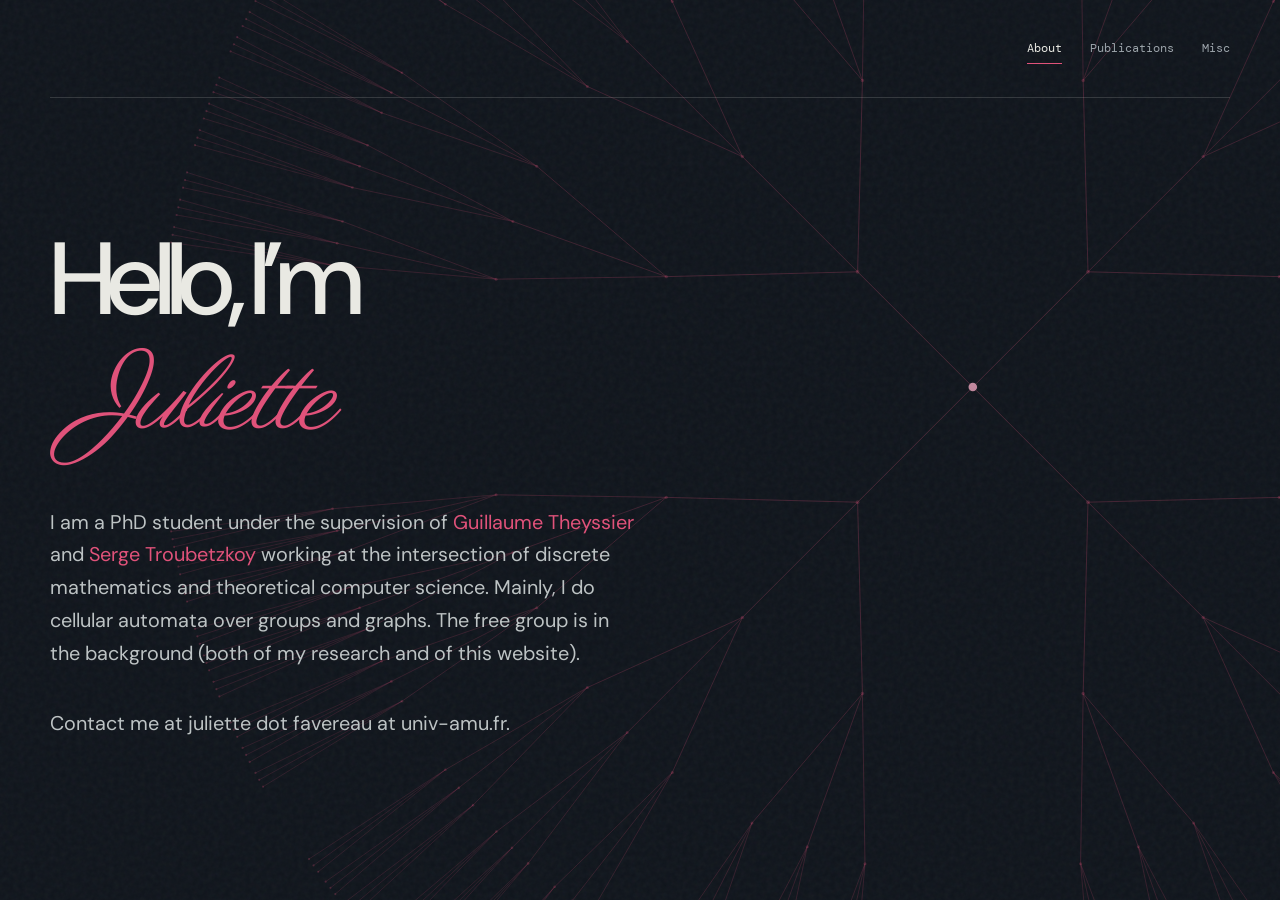
<file: index.html>
<!DOCTYPE html>
<html lang="en">
<head>
    <meta charset="UTF-8">
    <meta name="viewport" content="width=device-width, initial-scale=1.0">

    <title>Juliette</title>

    <link rel="stylesheet" href="styles.css">
    <link rel="preconnect" href="https://fonts.googleapis.com">
    <link rel="preconnect" href="https://fonts.gstatic.com" crossorigin>
    <link rel="icon" type="image/png" href="./images/icon2.png?v=2">

    <link href="https://fonts.googleapis.com/css2?family=Parisienne&display=swap" rel="stylesheet">
</head>

<body>

<canvas id="cayleyCanvas" aria-hidden="true"></canvas>
<div class="background-noise" aria-hidden="true"></div>

<nav class="navbar">


    <button class="nav-toggle" id="navToggle" aria-label="Open navigation menu" aria-expanded="false">
        <span></span>
        <span></span>
        <span></span>
    </button>

    <div class="nav-links" id="navLinks">
        <a href="./" class="active">About</a>
        <a href="publications/">Publications</a>

        <a href="misc/">Misc</a>
    </div>
</nav>

<main>
    <section class="hero">

        <h1>
            Hello, I’m<br>
            <span class="highlight">Juliette</span>
        </h1>

        <p class="hero-text">
            I am a PhD student under the supervision of <a href="https://theyssier.perso.math.cnrs.fr"
                                                           target="_blank" class="text-link">Guillaume Theyssier</a> and
            <a href="https://www.i2m.univ-amu.fr/perso/serge.troubetzkoy/"
               target="_blank" class="text-link">Serge Troubetzkoy</a>
            working at the intersection of
            discrete mathematics and
            theoretical computer science. Mainly, I do cellular automata over groups and graphs. The free group is in the background (both of my research and of this website).
        </p>

        <p class="hero-text">
            Contact me at juliette dot favereau at univ-amu.fr.
        </p>



    </section>


</main>



<script src="script.js"></script>
</body>
</html>
</file>
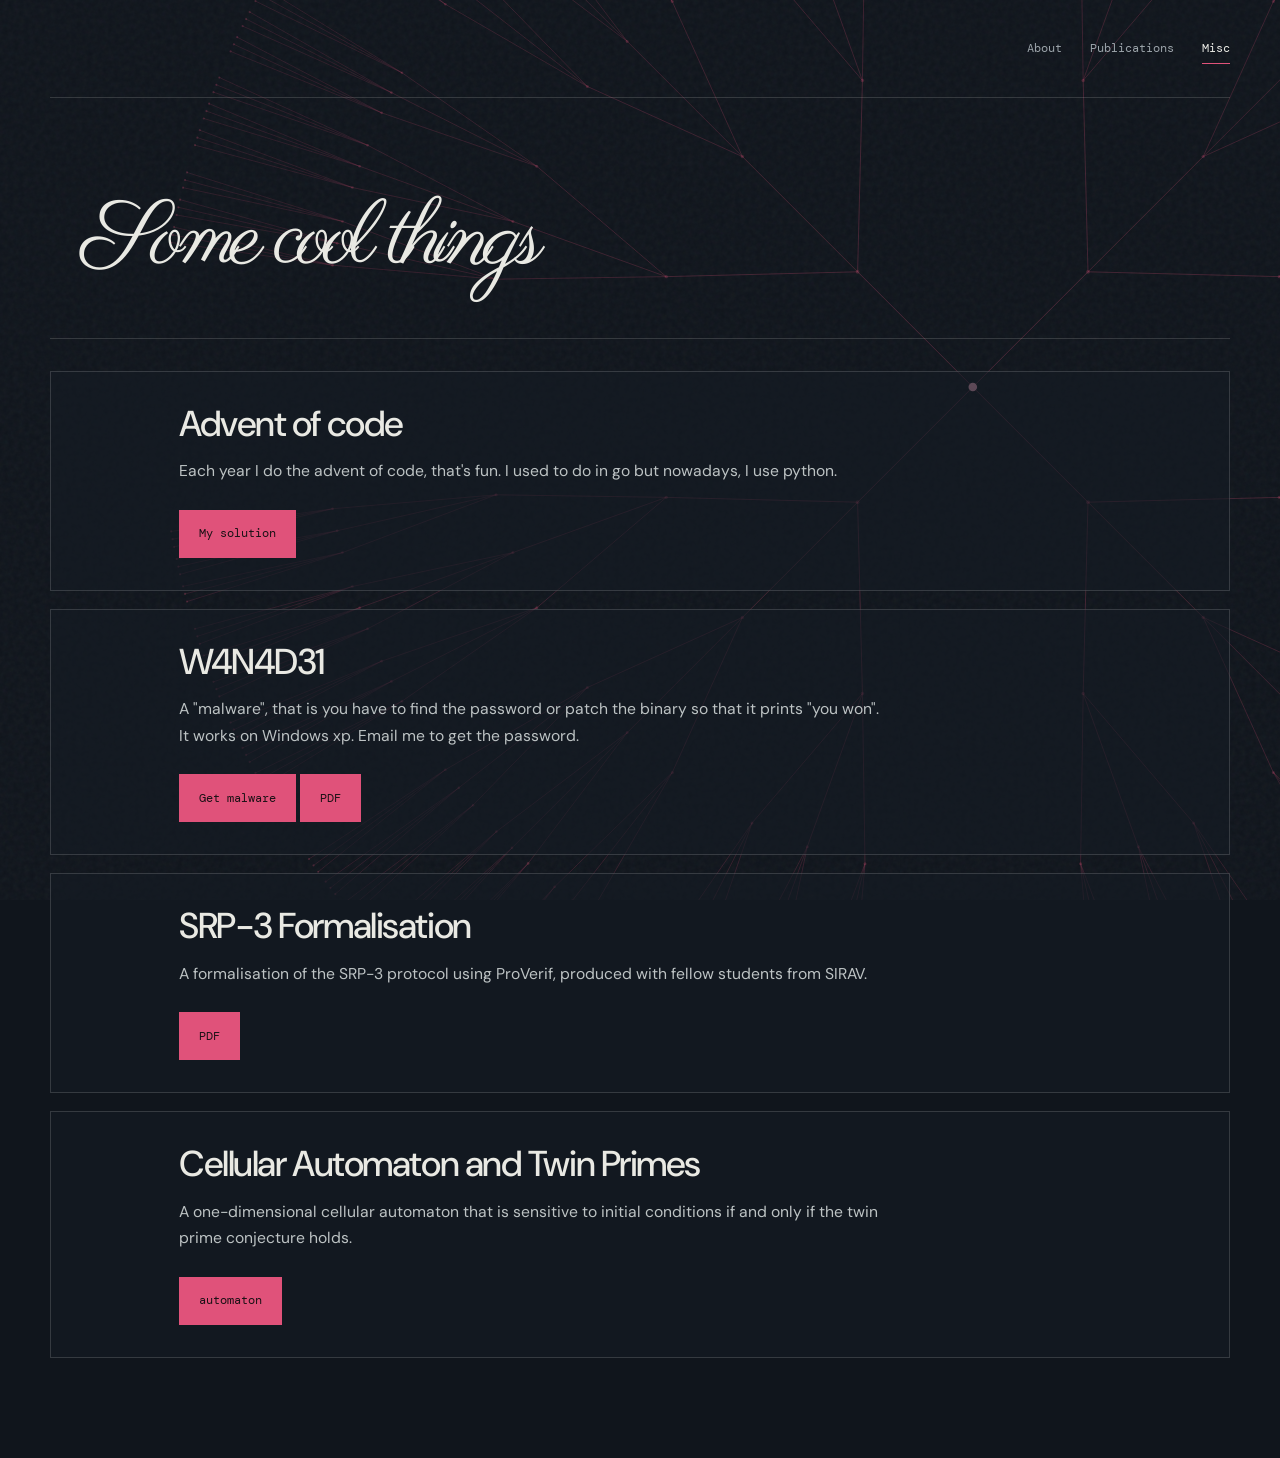
<file: misc/index.html>
<!DOCTYPE html>
<html lang="en">
<head>
    <meta charset="UTF-8">
    <meta
            name="viewport"
            content="width=device-width, initial-scale=1.0"
    >
    <title>Misc</title>
    <link rel="stylesheet" href="../styles.css">
    <link rel="preconnect" href="https://fonts.googleapis.com">
    <link rel="preconnect" href="https://fonts.gstatic.com" crossorigin>
    <link rel="icon" type="image/png" href="../images/icon2.png">

    <link href="https://fonts.googleapis.com/css2?family=Parisienne&display=swap" rel="stylesheet">
</head>

<body>
<canvas id="cayleyCanvas"></canvas>
<div class="background-noise"></div>

<nav class="navbar">


    <div class="nav-links" id="navLinks">
        <a href="../">About</a>
        <a href="../publications">Publications</a>

        <a href="./" class="active">Misc</a>
    </div>

    <button
            class="nav-toggle"
            id="navToggle"
            type="button"
            aria-label="Open navigation menu"
            aria-expanded="false"
    >
        <span></span>
        <span></span>
        <span></span>
    </button>
</nav>

<main>
    <section class="page-header">
        <h1>Some cool things</h1>
    </section>

    <section class="misc-list" aria-label="Miscellaneous resources">
        <article class="misc-card">
            <span class="misc-number"></span>

            <div class="misc-content">
                <h2>Advent of code</h2>

                <p>
                    Each year I do the advent of code, that's fun. I used to do in go but nowadays, I use python.
                </p>

                <a
                        href="https://github.com/juliette-favereau/advent_of_code"
                        target="_blank"
                        class="button button-primary"
                >
                    My solution
                </a>
            </div>
        </article>

        <article class="misc-card">
            <span class="misc-number"></span>

            <div class="misc-content">
                <h2>W4N4D31</h2>

                <p>
                    A "malware", that is you have to find the password or patch the binary so that it prints "you won".
                    It works on Windows xp. Email me to get the password.
                </p>

                <a
                        href="W4N4D13.exe"
                        download="W4N4D1E.exe"
                        target="_blank"
                        class="button button-primary"
                >
                    Get malware
                </a>

                <a
                        href="w4n4d13.pdf"
                        target="_blank"
                        class="button button-primary"
                >
                    PDF
                </a>
            </div>
        </article>

        <article class="misc-card">
            <span class="misc-number"></span>

            <div class="misc-content">
                <h2>SRP-3 Formalisation</h2>

                <p>
                    A formalisation of the SRP-3 protocol using ProVerif,
                    produced with fellow students from SIRAV.
                </p>

                <a
                        href="SRP3.pdf"
                        target="_blank"
                        class="button button-primary"
                >
                    PDF
                </a>
            </div>
        </article>

        <article class="misc-card">
            <span class="misc-number"></span>

            <div class="misc-content">
                <h2>Cellular Automaton and Twin Primes</h2>

                <p>
                    A one-dimensional cellular automaton that is sensitive
                    to initial conditions if and only if the twin prime
                    conjecture holds.
                </p>

                <a
                        href="ca.html"
                        class="button button-primary"
                >
                    automaton
                </a>
            </div>
        </article>
    </section>
</main>



<script src="../script.js"></script>
</body>
</html>
</file>
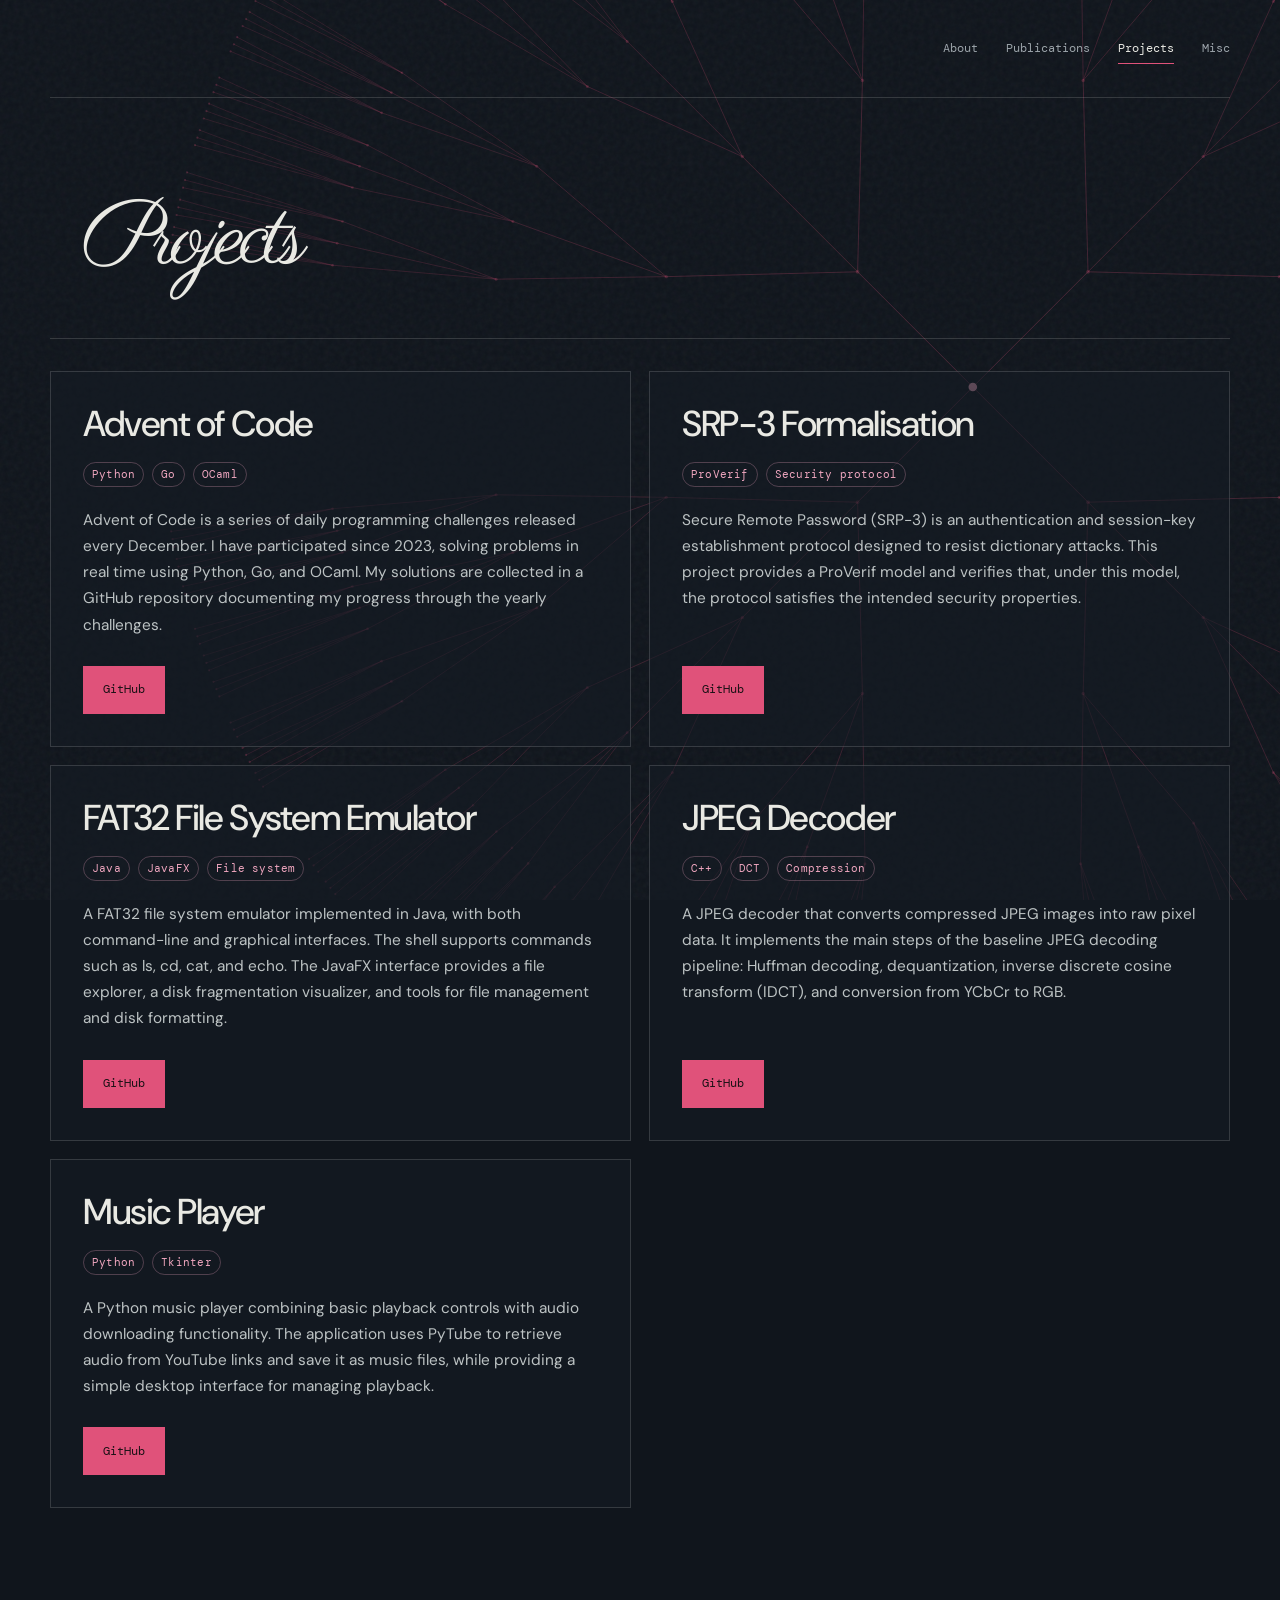
<file: projects/index.html>
<!DOCTYPE html>
<html lang="en">
<head>
    <meta charset="UTF-8">
    <meta
            name="viewport"
            content="width=device-width, initial-scale=1.0"
    >
    <title>Ju's Projects</title>
    <link rel="stylesheet" href="../styles.css">
    <link rel="preconnect" href="https://fonts.googleapis.com">
    <link rel="preconnect" href="https://fonts.gstatic.com" crossorigin>
    <link rel="icon" type="image/png" href="../images/icon2.png">

    <link href="https://fonts.googleapis.com/css2?family=Parisienne&display=swap" rel="stylesheet">
</head>

<body>
<canvas id="cayleyCanvas"></canvas>
<div class="background-noise"></div>

<nav class="navbar">


    <div class="nav-links" id="navLinks">
        <a href="../">About</a>
        <a href="../publications">Publications</a>
        <a href="./" class="active">Projects</a>
        <a href="../misc">Misc</a>
    </div>

    <button
            class="nav-toggle"
            id="navToggle"
            type="button"
            aria-label="Open navigation menu"
            aria-expanded="false"
    >
        <span></span>
        <span></span>
        <span></span>
    </button>
</nav>

<main>
    <section class="page-header">
        <h1>Projects</h1>
    </section>

    <section class="projects-list" aria-label="Projects">
        <article class="project-card">
            <div class="project-content">
                <h2>Advent of Code</h2>

                <div class="project-tags" aria-label="Technologies">
                    <span class="tag">Python</span>
                    <span class="tag">Go</span>
                    <span class="tag">OCaml</span>
                </div>

                <p class="project-description">
                    Advent of Code is a series of daily programming
                    challenges released every December. I have participated
                    since 2023, solving problems in real time using Python,
                    Go, and OCaml. My solutions are collected in a GitHub
                    repository documenting my progress through the yearly
                    challenges.
                </p>

                <div class="project-links">
                    <a
                            href="https://github.com/juliette-favereau/advent_of_code"
                            target="_blank"
                            class="button button-primary"
                    >
                        GitHub
                    </a>
                </div>
            </div>
        </article>

        <article class="project-card">
            <div class="project-content">
                <h2>SRP-3 Formalisation</h2>

                <div class="project-tags" aria-label="Technologies">
                    <span class="tag">ProVerif</span>
                    <span class="tag">Security protocol</span>
                </div>

                <p class="project-description">
                    Secure Remote Password (SRP-3) is an authentication and
                    session-key establishment protocol designed to resist
                    dictionary attacks. This project provides a ProVerif
                    model and verifies that, under this model, the protocol
                    satisfies the intended security properties.
                </p>

                <div class="project-links">
                    <a
                            href="https://github.com/tom-favereau/proverif-modelisation-SRP-3"
                            target="_blank"
                            class="button button-primary"
                    >
                        GitHub
                    </a>
                </div>
            </div>
        </article>

        <article class="project-card">
            <div class="project-content">
                <h2>FAT32 File System Emulator</h2>

                <div class="project-tags" aria-label="Technologies">
                    <span class="tag">Java</span>
                    <span class="tag">JavaFX</span>
                    <span class="tag">File system</span>
                </div>

                <p class="project-description">
                    A FAT32 file system emulator implemented in Java, with
                    both command-line and graphical interfaces. The shell
                    supports commands such as ls,
                    cd, cat, and
                    echo. The JavaFX interface provides a file
                    explorer, a disk fragmentation visualizer, and tools for
                    file management and disk formatting.
                </p>

                <div class="project-links">
                    <a
                            href="https://github.com/juliette-favereau/FAT32"
                            target="_blank"
                            class="button button-primary"
                    >
                        GitHub
                    </a>
                </div>
            </div>
        </article>

        <article class="project-card">
            <div class="project-content">
                <h2>JPEG Decoder</h2>

                <div class="project-tags" aria-label="Technologies">
                    <span class="tag">C++</span>
                    <span class="tag">DCT</span>
                    <span class="tag">Compression</span>
                </div>

                <p class="project-description">
                    A JPEG decoder that converts compressed JPEG images into
                    raw pixel data. It implements the main steps of the
                    baseline JPEG decoding pipeline: Huffman decoding,
                    dequantization, inverse discrete cosine transform
                    (IDCT), and conversion from YCbCr to RGB.
                </p>

                <div class="project-links">
                    <a
                            href="https://github.com/juliette-favereau/file_compression_cpp"
                            target="_blank"
                            class="button button-primary"
                    >
                        GitHub
                    </a>
                </div>
            </div>
        </article>

        <article class="project-card">
            <div class="project-content">
                <h2>Music Player</h2>

                <div class="project-tags" aria-label="Technologies">
                    <span class="tag">Python</span>
                    <span class="tag">Tkinter</span>
                </div>

                <p class="project-description">
                    A Python music player combining basic playback controls
                    with audio downloading functionality. The application
                    uses PyTube to retrieve audio from YouTube links and
                    save it as music files, while providing a simple desktop
                    interface for managing playback.
                </p>

                <div class="project-links">
                    <a
                            href="https://github.com/juliette-favereau/music_player"
                            target="_blank"
                            class="button button-primary"
                    >
                        GitHub
                    </a>
                </div>
            </div>
        </article>
    </section>
</main>



<script src="../script.js"></script>
</body>
</html>
</file>
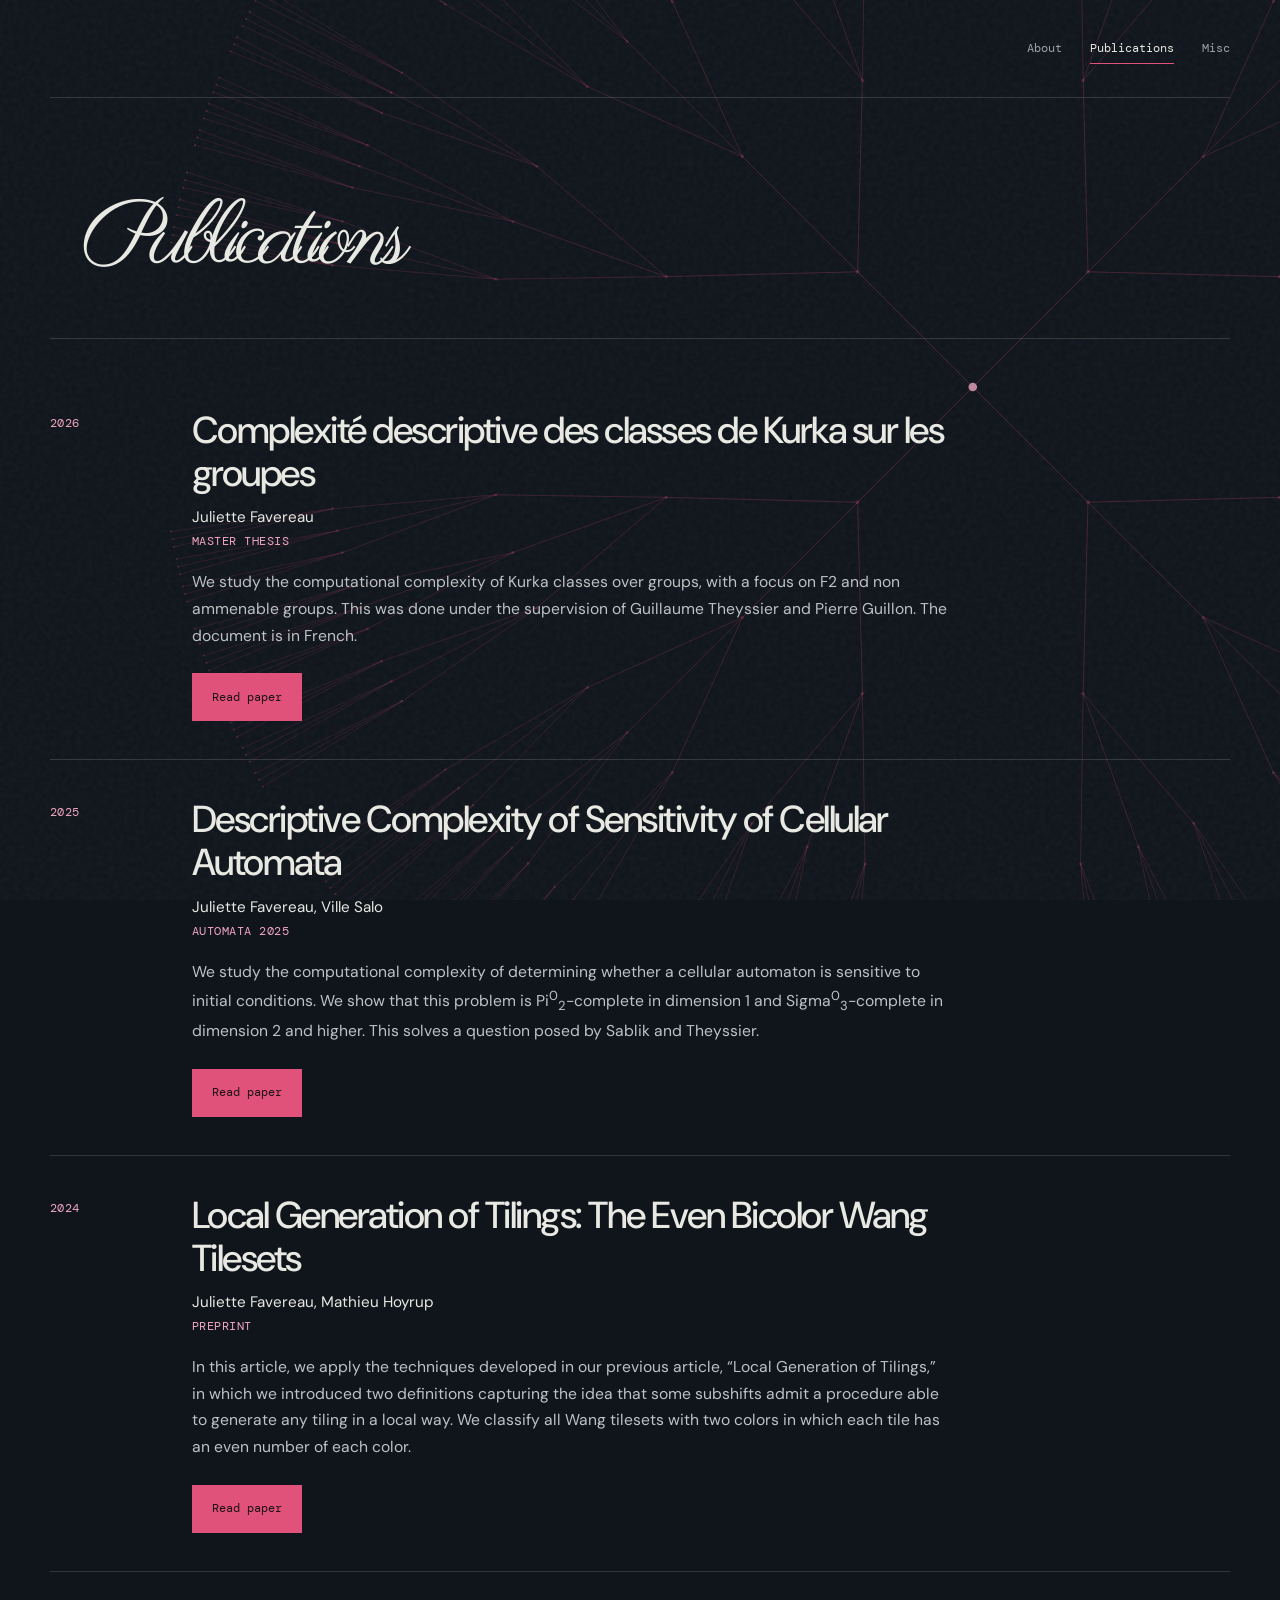
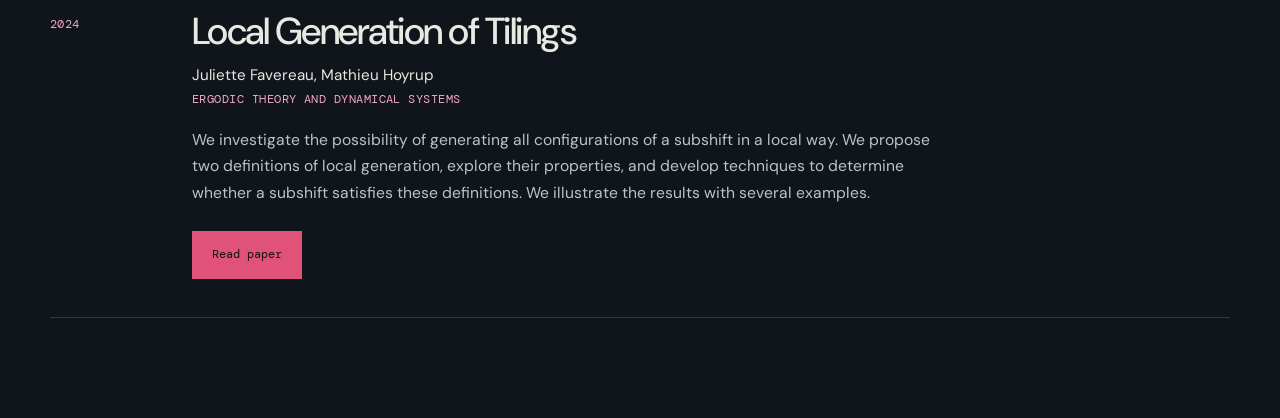
<file: publications/index.html>
<!DOCTYPE html>
<html lang="en">
<head>
    <meta charset="UTF-8">
    <meta
            name="viewport"
            content="width=device-width, initial-scale=1.0"
    >
    <title>Ju's Publications</title>
    <link rel="stylesheet" href="../styles.css">
    <link rel="preconnect" href="https://fonts.googleapis.com">
    <link rel="preconnect" href="https://fonts.gstatic.com" crossorigin>
    <link rel="icon" type="image/png" href="../images/icon2.png">

    <link href="https://fonts.googleapis.com/css2?family=Parisienne&display=swap" rel="stylesheet">
</head>

<body>
<canvas id="cayleyCanvas"></canvas>
<div class="background-noise"></div>

<nav class="navbar">


    <div class="nav-links" id="navLinks">
        <a href="../">About</a>
        <a href="./" class="active">Publications</a>

        <a href="../misc">Misc</a>
    </div>

    <button
            class="nav-toggle"
            id="navToggle"
            type="button"
            aria-label="Open navigation menu"
            aria-expanded="false"
    >
        <span></span>
        <span></span>
        <span></span>
    </button>
</nav>

<main>
    <section class="page-header">
        <h1>Publications</h1>
    </section>


    <section class="publications-list" aria-label="Publications">
        <!-- 2026 -->
        <article class="pub-card">
            <div class="pub-year">2026</div>

            <div class="pub-content">
                <h2>
                    Complexité descriptive des classes de Kurka sur les groupes
                </h2>

                <p class="pub-authors">
                    Juliette Favereau
                </p>

                <p class="pub-journal">Master Thesis</p>

                <p class="pub-abstract">
                    We study the computational complexity of Kurka classes over groups, with a focus on F2
                    and non ammenable groups. This was done under the supervision of Guillaume Theyssier and
                    Pierre Guillon. The document is in French.

                </p>

                <div class="pub-links">
                    <a
                            href="memoire.pdf"
                            target="_blank"
                            class="button button-primary"
                    >
                        Read paper
                    </a>
                </div>
            </div>
        </article>


        <!-- 2025 -->
        <article class="pub-card">
            <div class="pub-year">2025</div>

            <div class="pub-content">
                <h2>
                    Descriptive Complexity of Sensitivity of Cellular
                    Automata
                </h2>

                <p class="pub-authors">
                    Juliette Favereau, Ville Salo
                </p>

                <p class="pub-journal">AUTOMATA 2025</p>

                <p class="pub-abstract">
                    We study the computational complexity of determining
                    whether a cellular automaton is sensitive to initial
                    conditions. We show that this problem is
                    Pi<sup>0</sup><sub>2</sub>-complete in dimension 1 and
                    Sigma<sup>0</sup><sub>3</sub>-complete in dimension 2
                    and higher. This solves a question posed by Sablik and
                    Theyssier.
                </p>

                <div class="pub-links">
                    <a
                            href="https://arxiv.org/pdf/2504.05012"
                            target="_blank"
                            class="button button-primary"
                    >
                        Read paper
                    </a>
                </div>
            </div>
        </article>

        <!-- 2024 -->
        <article class="pub-card">
            <div class="pub-year">2024</div>

            <div class="pub-content">
                <h2>
                    Local Generation of Tilings: The Even Bicolor Wang
                    Tilesets
                </h2>

                <p class="pub-authors">
                    Juliette Favereau, Mathieu Hoyrup
                </p>

                <p class="pub-journal">Preprint</p>

                <p class="pub-abstract">
                    In this article, we apply the techniques developed in
                    our previous article, “Local Generation of Tilings,” in
                    which we introduced two definitions capturing the idea
                    that some subshifts admit a procedure able to generate
                    any tiling in a local way. We classify all Wang
                    tilesets with two colors in which each tile has an even
                    number of each color.
                </p>

                <div class="pub-links">
                    <a
                            href="https://arxiv.org/pdf/2411.08939"
                            target="_blank"
                            class="button button-primary"
                    >
                        Read paper
                    </a>
                </div>
            </div>
        </article>

        <!-- 2024 -->
        <article class="pub-card">
            <div class="pub-year">2024</div>

            <div class="pub-content">
                <h2>Local Generation of Tilings</h2>

                <p class="pub-authors">
                    Juliette Favereau, Mathieu Hoyrup
                </p>

                <p class="pub-journal">Ergodic Theory and Dynamical Systems</p>

                <p class="pub-abstract">
                    We investigate the possibility of generating all
                    configurations of a subshift in a local way. We propose
                    two definitions of local generation, explore their
                    properties, and develop techniques to determine whether
                    a subshift satisfies these definitions. We illustrate
                    the results with several examples.
                </p>

                <div class="pub-links">
                    <a
                            href="https://arxiv.org/pdf/2411.08697"
                            target="_blank"
                            class="button button-primary"
                    >
                        Read paper
                    </a>
                </div>
            </div>
        </article>
    </section>
</main>



<script src="../script.js"></script>
</body>
</html>
</file>
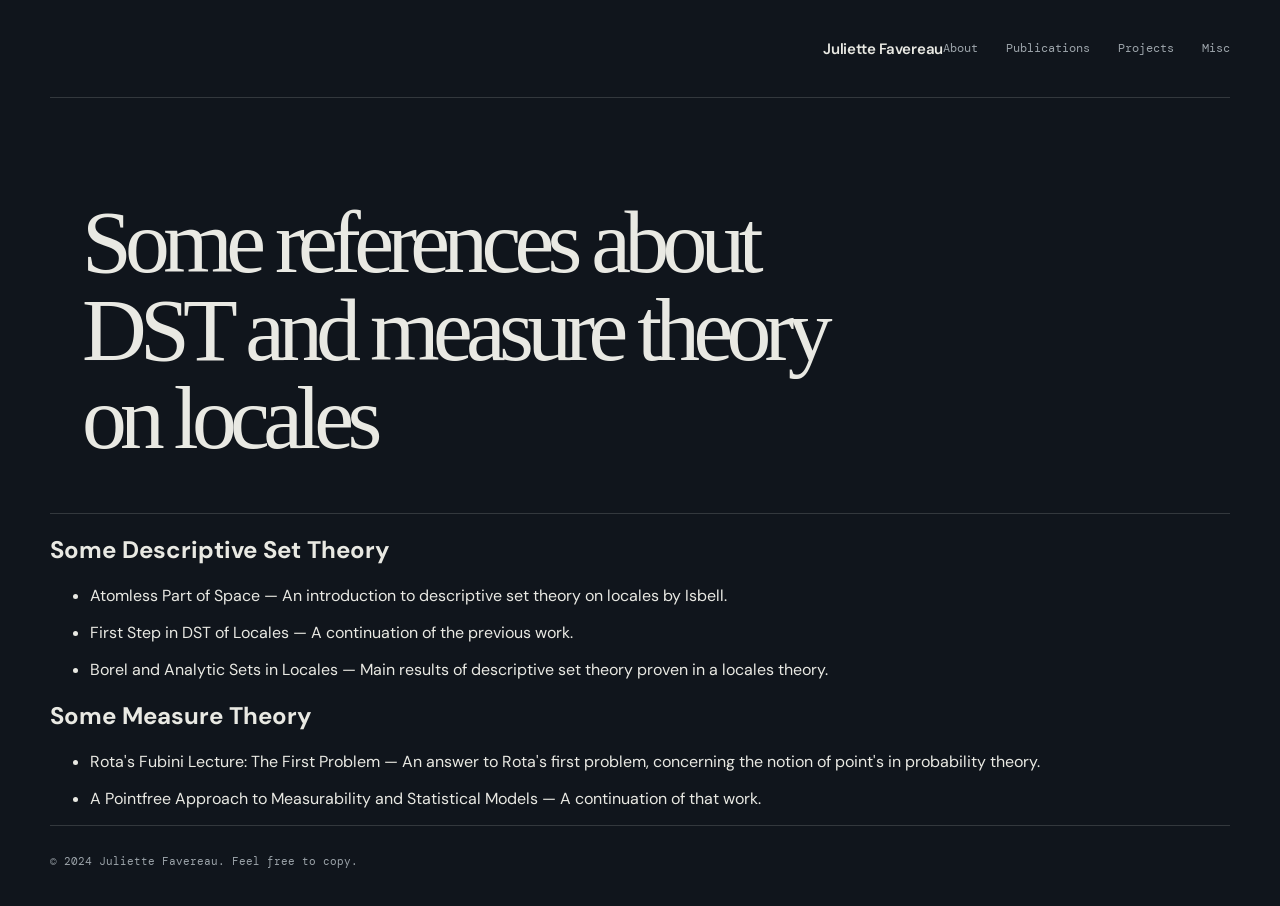
<file: misc/locales/index.html>
<!DOCTYPE html>
<html lang="en">
<head>
    <meta charset="UTF-8">
    <meta name="viewport" content="width=device-width, initial-scale=1.0">
    <title>Juliette Favereau - Locales</title>
    <link rel="stylesheet" href="../../styles.css">
    <link rel="stylesheet" href="https://cdnjs.cloudflare.com/ajax/libs/font-awesome/5.15.4/css/all.min.css">
</head>
<body>
<nav class="navbar">
    <div class="nav-brand">Juliette Favereau</div>
    <div class="nav-links">
        <a href="../../">About</a>
        <a href="../../publications">Publications</a>
        <a href="../../projects">Projects</a>
        <a href="../" >Misc</a>
    </div>
    <div class="nav-toggle" id="navToggle">
        <span></span>
        <span></span>
        <span></span>
    </div>
</nav>
<main class="content-container">
    <section class="page-header">
        <h1>Some references about DST and measure theory on locales</h1>
    </section>
    <section class="cool-stuff">
        <h2>Some Descriptive Set Theory</h2>
        <ul class="cool-stuff-list">
            <li><p><a href="atomless-parts-of-spaces-4nmngyjtan.pdf" target="_blank">Atomless Part of Space</a> —
                    An introduction to descriptive set theory on locales by Isbell.</p></li>
            <li><p><a href="firstStepInDSTLocales.pdf" target="_blank">First Step in DST of Locales</a> —
                    A continuation of the previous work.</p></li>
            <li><p><a href="borelAndAnalyticInLocales.pdf" target="_blank">Borel and Analytic Sets in Locales</a> —
                    Main results of descriptive set theory proven in a locales theory.</p></li>
        </ul>

        <h2>Some Measure Theory</h2>
        <ul class="cool-stuff-list">
            <li><p><a href="firstProblemFubiniLecture.pdf" target="_blank">Rota's Fubini Lecture: The First Problem</a> —
                    An answer to Rota's first problem, concerning the notion of point's in probability theory.</p></li>
            <li><p><a href="pointfreeProba.pdf" target="_blank">A Pointfree Approach to Measurability and Statistical Models</a> —
                    A continuation of that work.</p></li>
        </ul>

    </section>
</main>

<footer>
    <p>&copy; 2024 Juliette Favereau. Feel free to copy.</p>
</footer>
</body>
</html>
</file>
<file: styles.css>
@import url('https://fonts.googleapis.com/css2?family=DM+Mono:wght@400;500&family=DM+Sans:opsz,wght@9..40,400;9..40,500;9..40,600;9..40,700&family=Playfair+Display:ital,wght@0,500;0,600;1,500;1,600&display=swap');

:root {
    /* Background */
    --bg: #10151c;
    --bg-soft: #151c25;
    --paper: #e9e9e3;
    --muted: #9ca4aa;
    --line: rgba(233, 233, 227, 0.16);

    /* Accent palette — rose */
    --rose: #e0527a;
    --rose-light: #f1a7c0;
    --rose-bright: #f2769a;
    --rose-dark: #ad3153;

    --cyan: #7ee5d6;

    /* Typography */
    --sans: "DM Sans", sans-serif;
    --serif: "Parisienne", cursive;
    --mono: "DM Mono", monospace;

    --page-width: 1180px;
}

/* ---------- Base ---------- */

* {
    box-sizing: border-box;
}

html {
    scroll-behavior: smooth;
}

body {
    min-height: 100vh;
    margin: 0;
    overflow-x: hidden;
    background: var(--bg);
    color: var(--paper);
    font-family: var(--sans);
}

a {
    color: inherit;
    text-decoration: none;
}

::selection {
    background: var(--rose);
    color: var(--bg);
}


#cayleyCanvas {
    position: fixed;
    z-index: 0;
    inset: 0;
    width: 100%;
    height: 100%;
    pointer-events: none;
    opacity: 0.85;
}

.background-noise {
    position: fixed;
    z-index: 1;
    inset: 0;
    pointer-events: none;
    opacity: 0.055;
    background-image: url("data:image/svg+xml,%3Csvg viewBox='0 0 180 180' xmlns='http://www.w3.org/2000/svg'%3E%3Cfilter id='noise'%3E%3CfeTurbulence type='fractalNoise' baseFrequency='.95' numOctaves='4' stitchTiles='stitch'/%3E%3C/filter%3E%3Crect width='100%25' height='100%25' filter='url(%23noise)' opacity='.8'/%3E%3C/svg%3E");
}

/* ---------- Navigation ---------- */

.navbar {
    position: relative;
    z-index: 1000;

    display: flex;
    align-items: center;
    justify-content: flex-end;

    width: min(var(--page-width), calc(100% - 48px));
    min-height: 98px;
    margin: 0 auto;

    border-bottom: 1px solid var(--line);
}

.nav-brand {
    display: flex;
    align-items: center;
    gap: 12px;

    font-size: 0.94rem;
    font-weight: 600;
    letter-spacing: -0.02em;
}

.brand-mark {
    display: grid;
    width: 31px;
    height: 31px;
    place-items: center;

    border: 1px solid rgba(224, 82, 122, 0.75);
    border-radius: 50%;

    color: var(--rose-light);
    font-family: var(--mono);
    font-size: 0.67rem;
}

.nav-links {
    display: flex;
    align-items: center;
    gap: 28px;
}

.nav-links a {
    position: relative;

    color: var(--muted);
    font-family: var(--mono);
    font-size: 0.72rem;

    transition: color 180ms ease;
}

.nav-links a::after {
    position: absolute;
    bottom: -8px;
    left: 0;

    width: 0;
    height: 1px;

    background: var(--rose);
    content: "";

    transition: width 180ms ease;
}

.nav-links a:hover,
.nav-links a.active {
    color: var(--paper);
}

.nav-links a:hover::after,
.nav-links a.active::after {
    width: 100%;
}

.nav-toggle {
    display: none;
    margin-left: auto;
    padding: 8px;
    border: 0;
    background: transparent;
    cursor: pointer;
}

.nav-toggle span {
    display: block;
    width: 24px;
    height: 1px;
    margin: 5px 0;
    background: var(--paper);
}

/* ---------- Hero ---------- */

main {
    position: relative;
    z-index: 2;
    width: min(var(--page-width), calc(100% - 48px));
    margin: 0 auto;
}

.hero {
    display: flex;
    flex-direction: column;
    justify-content: center;

    min-height: calc(100vh - 99px);
    max-width: 850px;
    padding: 100px 0 90px;
}

h1,
p {
    margin-top: 0;
}

h1 {
    max-width: 800px;
    margin-bottom: 28px;

    color: var(--paper);
    font-size: clamp(3.4rem, 8vw, 7.25rem);
    font-weight: 500;
    letter-spacing: -0.075em;
    line-height: 0.98;

}

.highlight {
    color: var(--rose);
    font-family: var(--serif);
    font-style: italic;
    font-weight: 500;

    letter-spacing: -0.03em;

    display: inline-block;
    line-height: 1.15;

    padding: 0.15em 0.08em 0.15em 0.25em;
}

.hero-text {
    max-width: 585px;
    margin-bottom: 38px;

    color: #bdc3c4;
    font-size: clamp(1rem, 2vw, 1.24rem);
    line-height: 1.65;
}

.hero-actions {
    display: flex;
    flex-wrap: wrap;
    gap: 14px;
}

/* ---------- Buttons ---------- */

.button {
    display: inline-flex;
    align-items: center;
    gap: 18px;

    min-height: 48px;
    padding: 0 19px;
    border: 1px solid transparent;

    font-family: var(--mono);
    font-size: 0.72rem;

    transition:
            transform 180ms ease,
            background 180ms ease,
            border-color 180ms ease,
            color 180ms ease;
}

.button:hover {
    transform: translateY(-3px);
}

.button-primary {
    background: var(--rose);
    color: #1a1115;
}

.button-primary:hover {
    background: var(--rose-light);
}

.button-quiet {
    border-color: var(--line);
    background: rgba(16, 21, 28, 0.18);
    color: var(--paper);
}

.button-quiet:hover {
    border-color: var(--rose-light);
    color: var(--rose-light);
}

/* ---------- Responsive ---------- */

@media (max-width: 760px) {
    .navbar,
    main {
        width: min(100% - 34px, var(--page-width));
    }

    .navbar {
        min-height: 78px;
    }

    .nav-toggle {
        display: block;
        z-index: 3;
    }

    .nav-links {
        position: absolute;
        top: 78px;
        right: 0;
        left: 0;

        display: none;
        flex-direction: column;
        align-items: flex-start;
        gap: 22px;
        margin-left: auto;

        padding: 26px;

        background: var(--bg-soft);
        border: 1px solid var(--line);
    }

    .nav-links.open {
        display: flex;
    }

    .hero {
        min-height: calc(100svh - 79px);
        padding: 80px 0 65px;
    }

    h1 {
        font-size: clamp(3rem, 15vw, 5.2rem);
    }

    .hero-text {
        font-size: 1rem;
    }
}

@media (prefers-reduced-motion: reduce) {
    html {
        scroll-behavior: auto;
    }

    *,
    *::before,
    *::after {
        animation-duration: 0.01ms !important;
        animation-iteration-count: 1 !important;
        transition-duration: 0.01ms !important;
    }
}

/* ---------- Publications page ---------- */

.page-header {
    position: relative;
    z-index: 2;

    padding: 100px 0 52px;
    border-bottom: 1px solid var(--line);
}

.page-header h1 {
    margin: 0;
    margin-left: 2rem;
    font-size: clamp(3rem, 7vw, 6rem);
    font-family: var(--serif);
}

.publications-list {
    position: relative;
    z-index: 2;

    padding: 32px 0 100px;
}

.pub-card {
    display: grid;
    grid-template-columns: 110px minmax(0, 1fr);
    gap: 32px;

    padding: 38px 0;
    border-bottom: 1px solid var(--line);
}

.pub-year {
    padding-top: 6px;

    color: var(--rose-light);
    font-family: var(--mono);
    font-size: 0.78rem;
    letter-spacing: 0.04em;
}

.pub-content h2 {
    max-width: 850px;
    margin: 0 0 12px;

    color: var(--paper);

    font-size: clamp(1.6rem, 3vw, 2.35rem);
    font-weight: 500;
    letter-spacing: -0.04em;
    line-height: 1.15;
}

.pub-authors,
.pub-journal,
.pub-abstract {
    margin-top: 0;
}

.pub-authors {
    margin-bottom: 7px;

    color: var(--paper);
    font-size: 0.95rem;
}

.pub-journal {
    margin-bottom: 20px;

    color: var(--rose-light);
    font-family: var(--mono);
    font-size: 0.72rem;
    letter-spacing: 0.04em;
    text-transform: uppercase;
}

.pub-abstract {
    max-width: 760px;

    color: #bdc3c4;
    font-size: 0.98rem;
    line-height: 1.7;
}

.pub-links {
    display: flex;
    flex-wrap: wrap;
    gap: 12px;

    margin-top: 24px;
}

/* ---------- Footer ---------- */

footer {
    position: relative;
    z-index: 2;

    width: min(var(--page-width), calc(100% - 48px));
    margin: 0 auto;
    padding: 28px 0 38px;

    border-top: 1px solid var(--line);

    color: var(--muted);
    font-family: var(--mono);
    font-size: 0.7rem;
}

footer p {
    margin: 0;
}

/* ---------- Responsive publications ---------- */

@media (max-width: 760px) {
    .page-header {
        padding: 70px 0 38px;
    }

    .publications-list {
        padding-top: 18px;
        padding-bottom: 65px;
    }

    .pub-card {
        grid-template-columns: 1fr;
        gap: 12px;

        padding: 30px 0;
    }

    .pub-year {
        padding-top: 0;
    }

    .pub-content h2 {
        font-size: clamp(1.5rem, 7vw, 2rem);
    }

    footer {
        width: min(100% - 34px, var(--page-width));
    }
}

/* ---------- Projects page ---------- */

.projects-list {
    position: relative;
    z-index: 2;

    display: grid;
    grid-template-columns: repeat(2, minmax(0, 1fr));
    gap: 18px;

    padding: 32px 0 100px;
}

.project-card {
    position: relative;

    min-height: 100%;
    padding: 32px;

    border: 1px solid var(--line);
    background: rgba(21, 28, 37, 0.58);

    transition:
            transform 180ms ease,
            border-color 180ms ease,
            background 180ms ease;
}

.project-card:hover {
    transform: translateY(-4px);
    border-color: rgba(241, 167, 192, 0.5);
    background: rgba(21, 28, 37, 0.84);
}

.project-content {
    display: flex;
    flex-direction: column;
    align-items: flex-start;

    min-height: 100%;
}

.project-content h2 {
    margin: 0 0 18px;

    color: var(--paper);

    font-size: clamp(1.65rem, 3vw, 2.25rem);
    font-weight: 500;
    letter-spacing: -0.04em;
    line-height: 1.12;
}

.project-tags {
    display: flex;
    flex-wrap: wrap;
    gap: 8px;

    margin-bottom: 20px;
}

.tag {
    padding: 5px 8px;

    border: 1px solid rgba(241, 167, 192, 0.28);
    border-radius: 999px;

    color: var(--rose-light);
    font-family: var(--mono);
    font-size: 0.66rem;
    letter-spacing: 0.02em;
}

.project-description {
    max-width: 640px;
    margin: 0;

    color: #bdc3c4;
    font-size: 0.96rem;
    line-height: 1.7;
}

.project-description code {
    padding: 1px 4px;

    border-radius: 3px;
    background: rgba(224, 82, 122, 0.13);

    color: var(--rose-light);
    font-family: var(--mono);
    font-size: 0.83em;
}

.project-links {
    display: flex;
    flex-wrap: wrap;
    gap: 12px;

    margin-top: auto;
    padding-top: 28px;
}

@media (max-width: 850px) {
    .projects-list {
        grid-template-columns: 1fr;
    }
}

@media (max-width: 760px) {
    .projects-list {
        gap: 14px;
        padding-top: 18px;
        padding-bottom: 65px;
    }

    .project-card {
        padding: 25px;
    }

    .project-content h2 {
        font-size: clamp(1.55rem, 7vw, 2rem);
    }
}
/* ---------- Misc page ---------- */

.misc-list {
    position: relative;
    z-index: 2;

    display: grid;
    gap: 18px;

    padding: 32px 0 100px;
}

.misc-card {
    display: grid;
    grid-template-columns: 70px minmax(0, 1fr);
    gap: 26px;

    padding: 32px;

    border: 1px solid var(--line);
    background: rgba(21, 28, 37, 0.58);

    transition:
            transform 180ms ease,
            border-color 180ms ease,
            background 180ms ease;
}

.misc-card:hover {
    transform: translateY(-4px);
    border-color: rgba(241, 167, 192, 0.5);
    background: rgba(21, 28, 37, 0.84);
}

.misc-number {
    padding-top: 5px;

    color: var(--rose-light);
    font-family: var(--mono);
    font-size: 0.78rem;
    letter-spacing: 0.06em;
}

.misc-content h2 {
    margin: 0 0 14px;

    color: var(--paper);

    font-size: clamp(1.6rem, 3vw, 2.25rem);
    font-weight: 500;
    letter-spacing: -0.04em;
    line-height: 1.12;
}

.misc-content p {
    max-width: 700px;
    margin: 0 0 25px;

    color: #bdc3c4;
    font-size: 0.98rem;
    line-height: 1.7;
}

@media (max-width: 760px) {
    .misc-list {
        gap: 14px;
        padding-top: 18px;
        padding-bottom: 65px;
    }

    .misc-card {
        grid-template-columns: 1fr;
        gap: 12px;

        padding: 25px;
    }

    .misc-number {
        padding-top: 0;
    }

    .misc-content h2 {
        font-size: clamp(1.55rem, 7vw, 2rem);
    }
}

.text-link {
    color: var(--rose);
    text-decoration: none;
}

.text-link:hover,
.text-link:focus-visible {
    color: #f1a7c0;
    text-decoration: underline;
}
</file>
